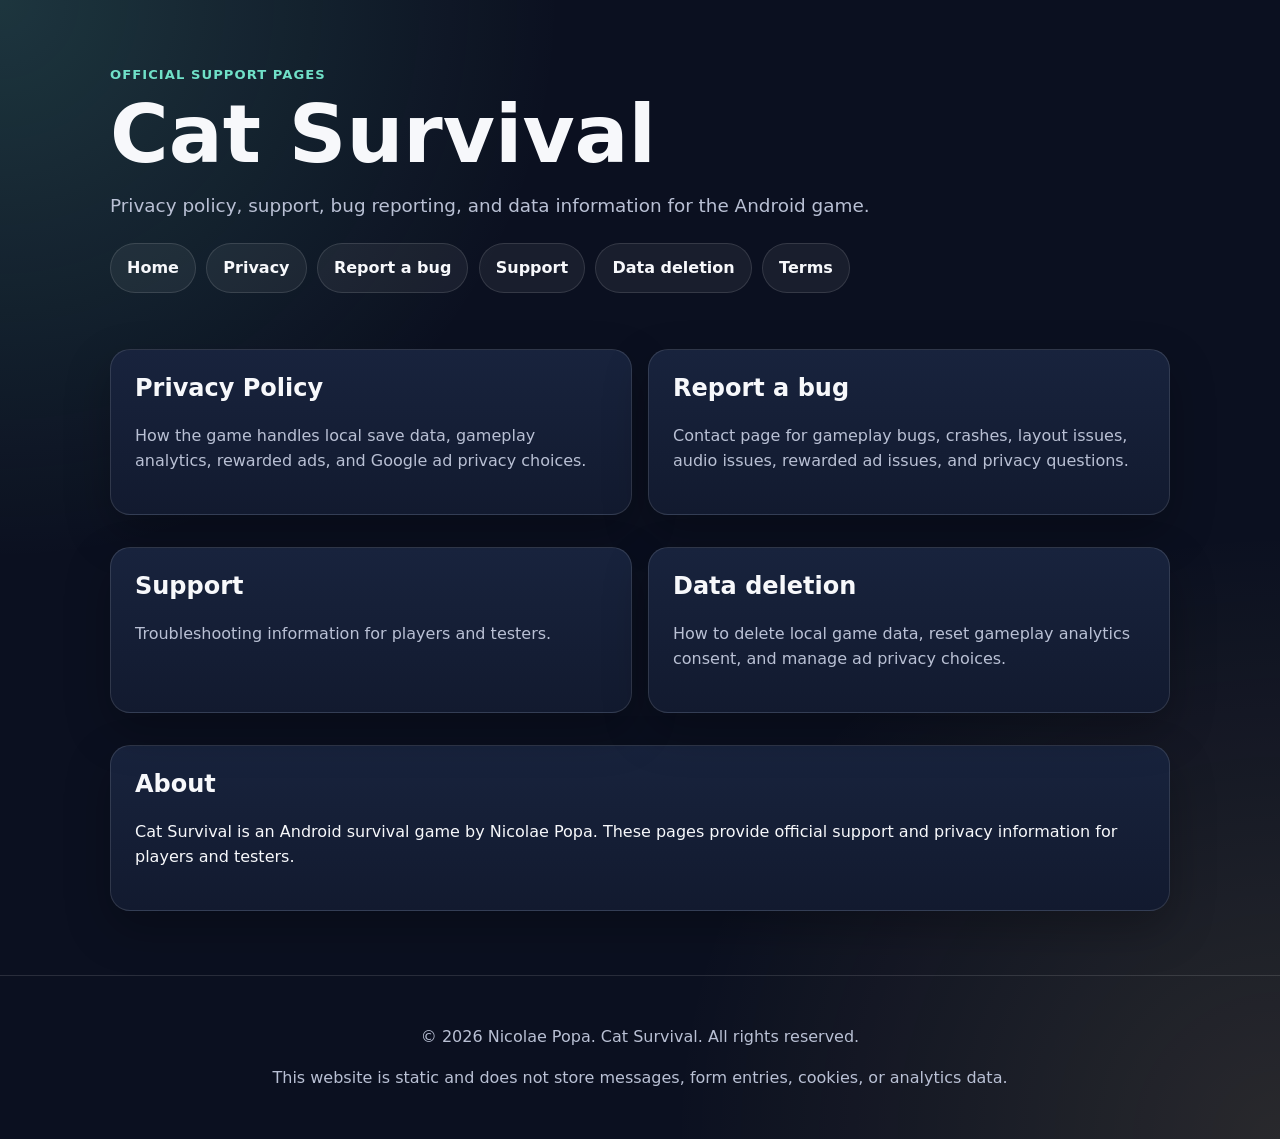
<file: index.html>
<!doctype html>
<html lang="en">
<head>
  <title>Cat Survival — Support and Privacy</title>
  <meta name="description" content="Official support, privacy policy, bug report, and data information pages for Cat Survival.">
  <meta charset="utf-8">
<meta name="viewport" content="width=device-width, initial-scale=1">
<meta name="theme-color" content="#111827">
<link rel="stylesheet" href="assets/css/styles.css">
<script defer src="assets/js/site.js"></script>
</head>
<body>
  <header class="hero">
    <div class="container">
      <p class="eyebrow">Official support pages</p>
      <h1>Cat Survival</h1>
      <p class="subtitle">Privacy policy, support, bug reporting, and data information for the Android game.</p>
      <nav class="site-nav" aria-label="Main navigation">
  <a href="index.html">Home</a>
  <a href="privacy.html">Privacy</a>
  <a href="contact.html">Report a bug</a>
  <a href="support.html">Support</a>
  <a href="data-deletion.html">Data deletion</a>
  <a href="terms.html">Terms</a>
</nav>
    </div>
  </header>
  <main class="container page">
    <section class="card-grid">
      <a class="card link-card" href="privacy.html"><h2>Privacy Policy</h2><p>How the game handles local save data, gameplay analytics, rewarded ads, and Google ad privacy choices.</p></a>
      <a class="card link-card" href="contact.html"><h2>Report a bug</h2><p>Contact page for gameplay bugs, crashes, layout issues, audio issues, rewarded ad issues, and privacy questions.</p></a>
      <a class="card link-card" href="support.html"><h2>Support</h2><p>Troubleshooting information for players and testers.</p></a>
      <a class="card link-card" href="data-deletion.html"><h2>Data deletion</h2><p>How to delete local game data, reset gameplay analytics consent, and manage ad privacy choices.</p></a>
    </section>
    <section class="card">
      <h2>About</h2>
      <p>Cat Survival is an Android survival game by Nicolae Popa. These pages provide official support and privacy information for players and testers.</p>
    </section>
  </main>
  <footer class="site-footer">
  <p>© <span id="year"></span> Nicolae Popa. Cat Survival. All rights reserved.</p>
  <p class="small">This website is static and does not store messages, form entries, cookies, or analytics data.</p>
</footer>
</body>
</html>
</file>
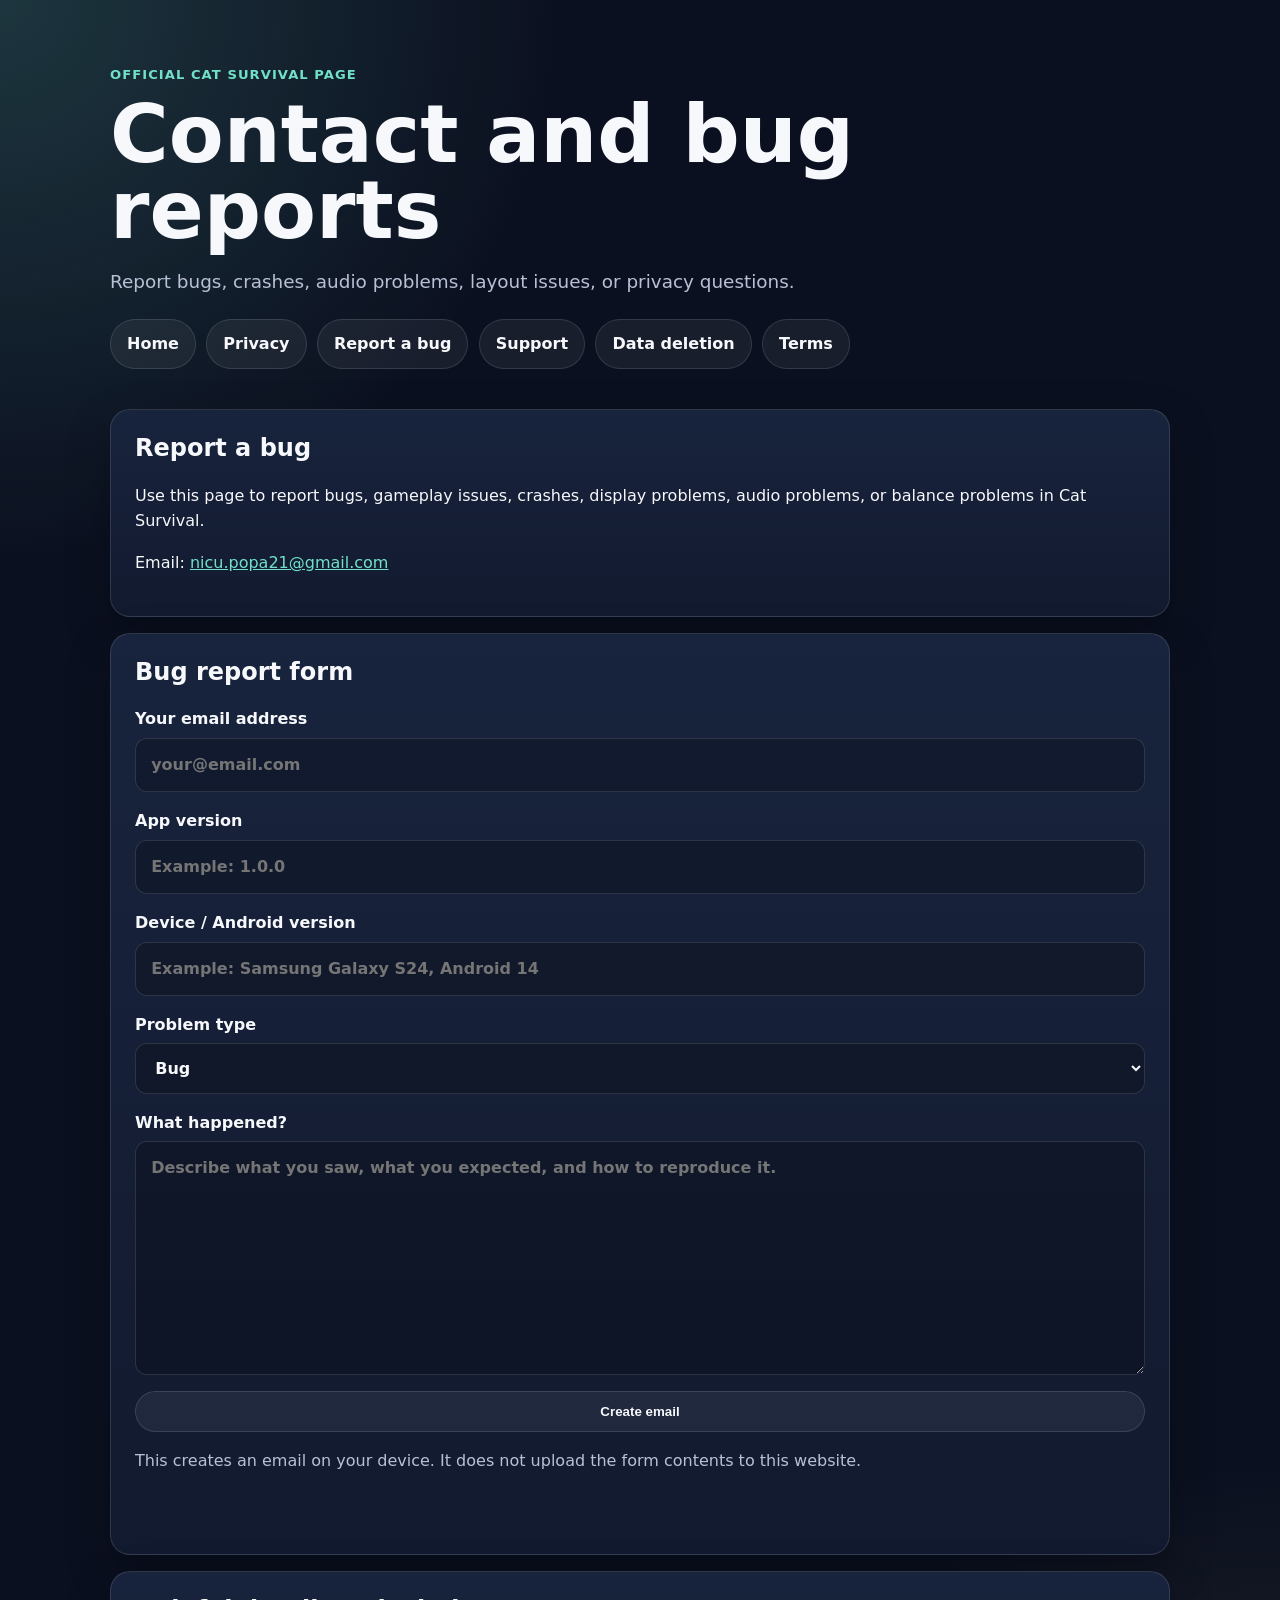
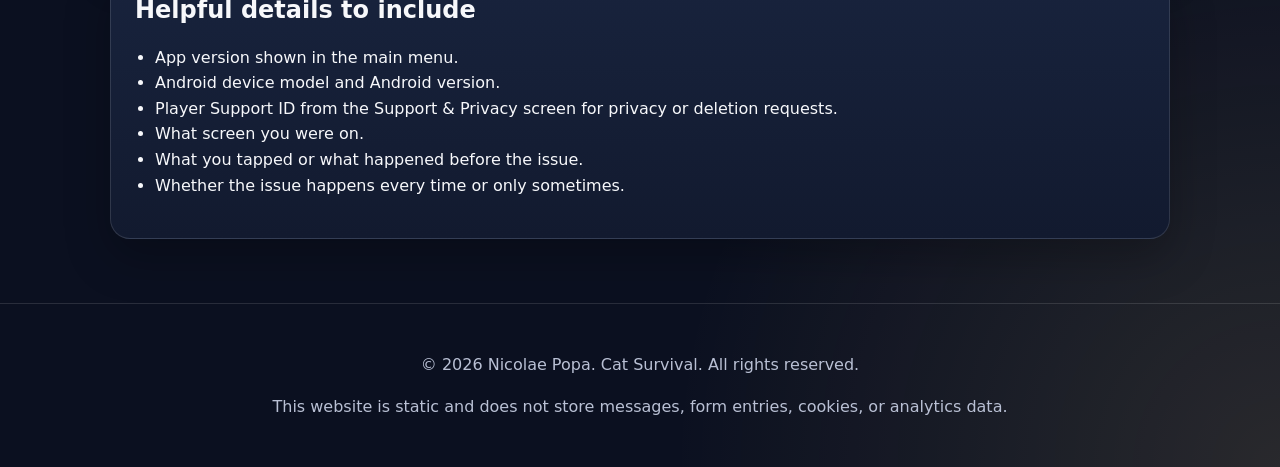
<file: contact.html>
<!doctype html>
<html lang="en">
<head>
  <title>Contact and bug reports | Cat Survival</title>
  <meta name="description" content="Report bugs, crashes, audio problems, layout issues, or privacy questions.">
  <meta charset="utf-8">
<meta name="viewport" content="width=device-width, initial-scale=1">
<meta name="theme-color" content="#111827">
<link rel="stylesheet" href="assets/css/styles.css">
<script defer src="assets/js/site.js"></script>
</head>
<body>
  <header class="hero small-hero">
    <div class="container">
      <p class="eyebrow">Official Cat Survival page</p>
      <h1>Contact and bug reports</h1>
      <p class="subtitle">Report bugs, crashes, audio problems, layout issues, or privacy questions.</p>
      <nav class="site-nav" aria-label="Main navigation">
  <a href="index.html">Home</a>
  <a href="privacy.html">Privacy</a>
  <a href="contact.html">Report a bug</a>
  <a href="support.html">Support</a>
  <a href="data-deletion.html">Data deletion</a>
  <a href="terms.html">Terms</a>
</nav>
    </div>
  </header>
  <main class="container page">

    <section class="card">
      <h2>Report a bug</h2>
      <p>Use this page to report bugs, gameplay issues, crashes, display problems, audio problems, or balance problems in Cat Survival.</p>
      <p>Email: <a class="contact-email" href="mailto:nicu.popa21@gmail.com">nicu.popa21@gmail.com</a></p>
    </section>
    <section class="card">
      <h2>Bug report form</h2>
      <form id="bugForm" class="bug-form">
        <label>Your email address<input type="email" id="reporterEmail" autocomplete="email" placeholder="your@email.com"></label>
        <label>App version<input type="text" id="appVersion" placeholder="Example: 1.0.0"></label>
        <label>Device / Android version<input type="text" id="deviceInfo" placeholder="Example: Samsung Galaxy S24, Android 14"></label>
        <label>Problem type<select id="problemType"><option>Bug</option><option>Crash</option><option>Display / layout problem</option><option>Audio problem</option><option>Gameplay balance</option><option>Rewarded offer / ad problem</option><option>Privacy / data question</option><option>Data deletion request</option><option>Other</option></select></label>
        <label>What happened?<textarea id="message" rows="8" placeholder="Describe what you saw, what you expected, and how to reproduce it."></textarea></label>
        <button type="submit">Create email</button>
      </form>
      <p class="small">This creates an email on your device. It does not upload the form contents to this website.</p>
      <p id="formStatus" class="status" role="status"></p>
    </section>
    <section class="card">
      <h2>Helpful details to include</h2>
      <ul><li>App version shown in the main menu.</li><li>Android device model and Android version.</li><li>Player Support ID from the Support &amp; Privacy screen for privacy or deletion requests.</li><li>What screen you were on.</li><li>What you tapped or what happened before the issue.</li><li>Whether the issue happens every time or only sometimes.</li></ul>
    </section>

  </main>
  <footer class="site-footer">
  <p>© <span id="year"></span> Nicolae Popa. Cat Survival. All rights reserved.</p>
  <p class="small">This website is static and does not store messages, form entries, cookies, or analytics data.</p>
</footer>
</body>
</html>
</file>
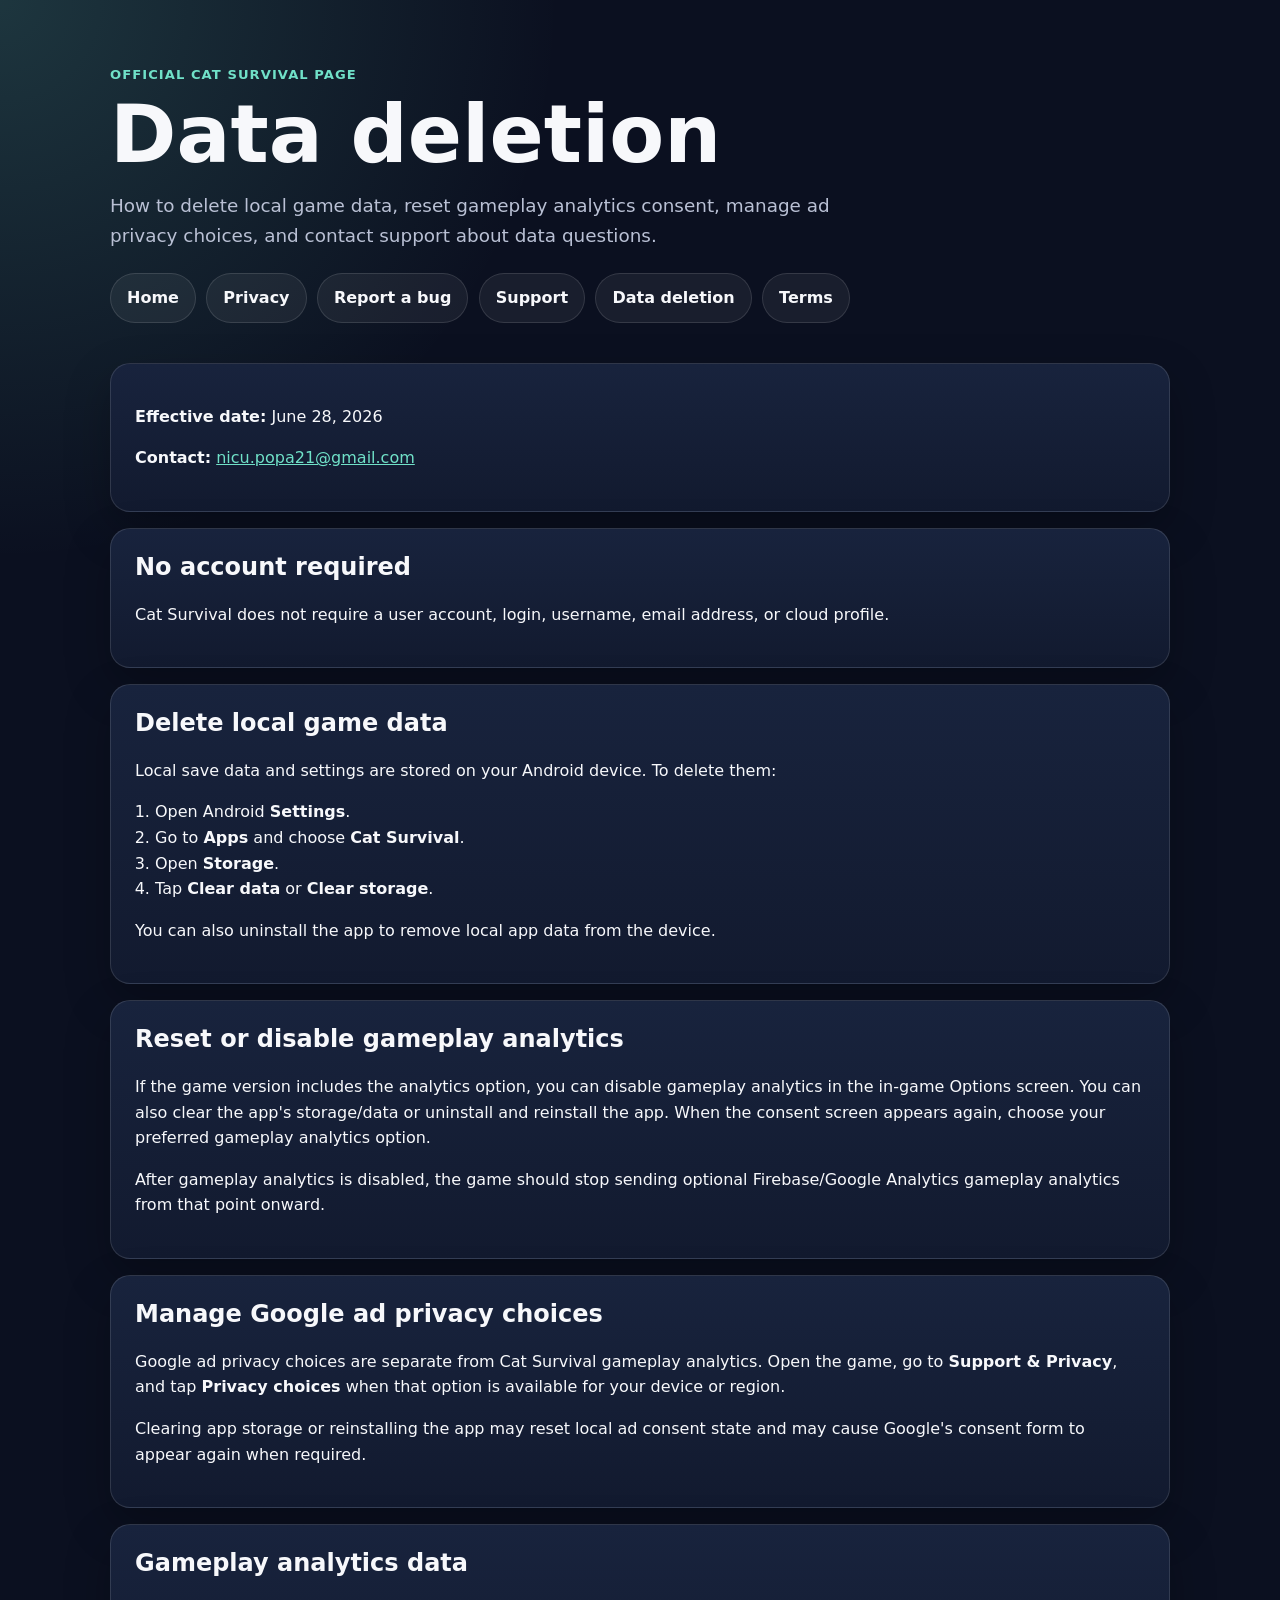
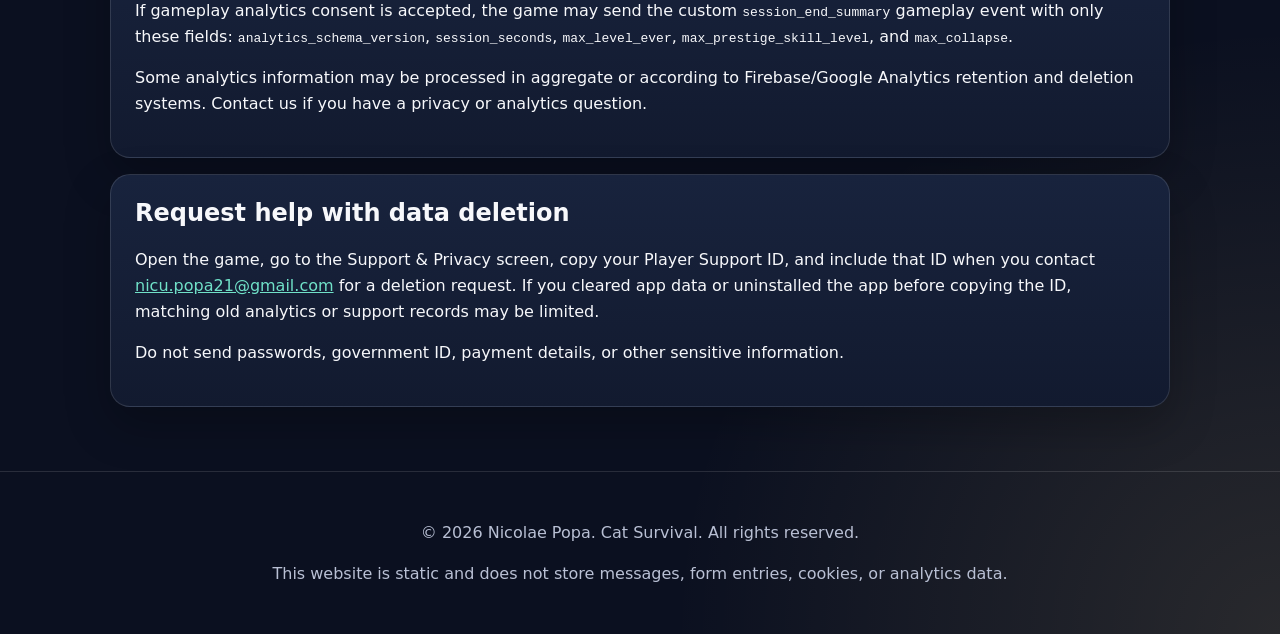
<file: data-deletion.html>
<!doctype html>
<html lang="en">
<head>
  <title>Data deletion | Cat Survival</title>
  <meta name="description" content="How to delete local game data, reset gameplay analytics consent, manage ad privacy choices, and contact support about data questions.">
  <meta charset="utf-8">
<meta name="viewport" content="width=device-width, initial-scale=1">
<meta name="theme-color" content="#111827">
<link rel="stylesheet" href="assets/css/styles.css">
<script defer src="assets/js/site.js"></script>
</head>
<body>
  <header class="hero small-hero">
    <div class="container">
      <p class="eyebrow">Official Cat Survival page</p>
      <h1>Data deletion</h1>
      <p class="subtitle">How to delete local game data, reset gameplay analytics consent, manage ad privacy choices, and contact support about data questions.</p>
      <nav class="site-nav" aria-label="Main navigation">
  <a href="index.html">Home</a>
  <a href="privacy.html">Privacy</a>
  <a href="contact.html">Report a bug</a>
  <a href="support.html">Support</a>
  <a href="data-deletion.html">Data deletion</a>
  <a href="terms.html">Terms</a>
</nav>
    </div>
  </header>
  <main class="container page">

    <section class="card"><p><strong>Effective date:</strong> June 28, 2026</p><p><strong>Contact:</strong> <a class="contact-email" href="mailto:nicu.popa21@gmail.com">nicu.popa21@gmail.com</a></p></section>
    <section class="card"><h2>No account required</h2><p>Cat Survival does not require a user account, login, username, email address, or cloud profile.</p></section>
    <section class="card"><h2>Delete local game data</h2><p>Local save data and settings are stored on your Android device. To delete them:</p><ol><li>Open Android <strong>Settings</strong>.</li><li>Go to <strong>Apps</strong> and choose <strong>Cat Survival</strong>.</li><li>Open <strong>Storage</strong>.</li><li>Tap <strong>Clear data</strong> or <strong>Clear storage</strong>.</li></ol><p>You can also uninstall the app to remove local app data from the device.</p></section>
    <section class="card"><h2>Reset or disable gameplay analytics</h2><p>If the game version includes the analytics option, you can disable gameplay analytics in the in-game Options screen. You can also clear the app's storage/data or uninstall and reinstall the app. When the consent screen appears again, choose your preferred gameplay analytics option.</p><p>After gameplay analytics is disabled, the game should stop sending optional Firebase/Google Analytics gameplay analytics from that point onward.</p></section>
    <section class="card"><h2>Manage Google ad privacy choices</h2><p>Google ad privacy choices are separate from Cat Survival gameplay analytics. Open the game, go to <strong>Support &amp; Privacy</strong>, and tap <strong>Privacy choices</strong> when that option is available for your device or region.</p><p>Clearing app storage or reinstalling the app may reset local ad consent state and may cause Google's consent form to appear again when required.</p></section>
    <section class="card"><h2>Gameplay analytics data</h2><p>If gameplay analytics consent is accepted, the game may send the custom <code>session_end_summary</code> gameplay event with only these fields: <code>analytics_schema_version</code>, <code>session_seconds</code>, <code>max_level_ever</code>, <code>max_prestige_skill_level</code>, and <code>max_collapse</code>.</p><p>Some analytics information may be processed in aggregate or according to Firebase/Google Analytics retention and deletion systems. Contact us if you have a privacy or analytics question.</p></section>
    <section class="card"><h2>Request help with data deletion</h2><p>Open the game, go to the Support &amp; Privacy screen, copy your Player Support ID, and include that ID when you contact <a class="contact-email" href="mailto:nicu.popa21@gmail.com">nicu.popa21@gmail.com</a> for a deletion request. If you cleared app data or uninstalled the app before copying the ID, matching old analytics or support records may be limited.</p><p>Do not send passwords, government ID, payment details, or other sensitive information.</p></section>

  </main>
  <footer class="site-footer">
  <p>© <span id="year"></span> Nicolae Popa. Cat Survival. All rights reserved.</p>
  <p class="small">This website is static and does not store messages, form entries, cookies, or analytics data.</p>
</footer>
</body>
</html>
</file>
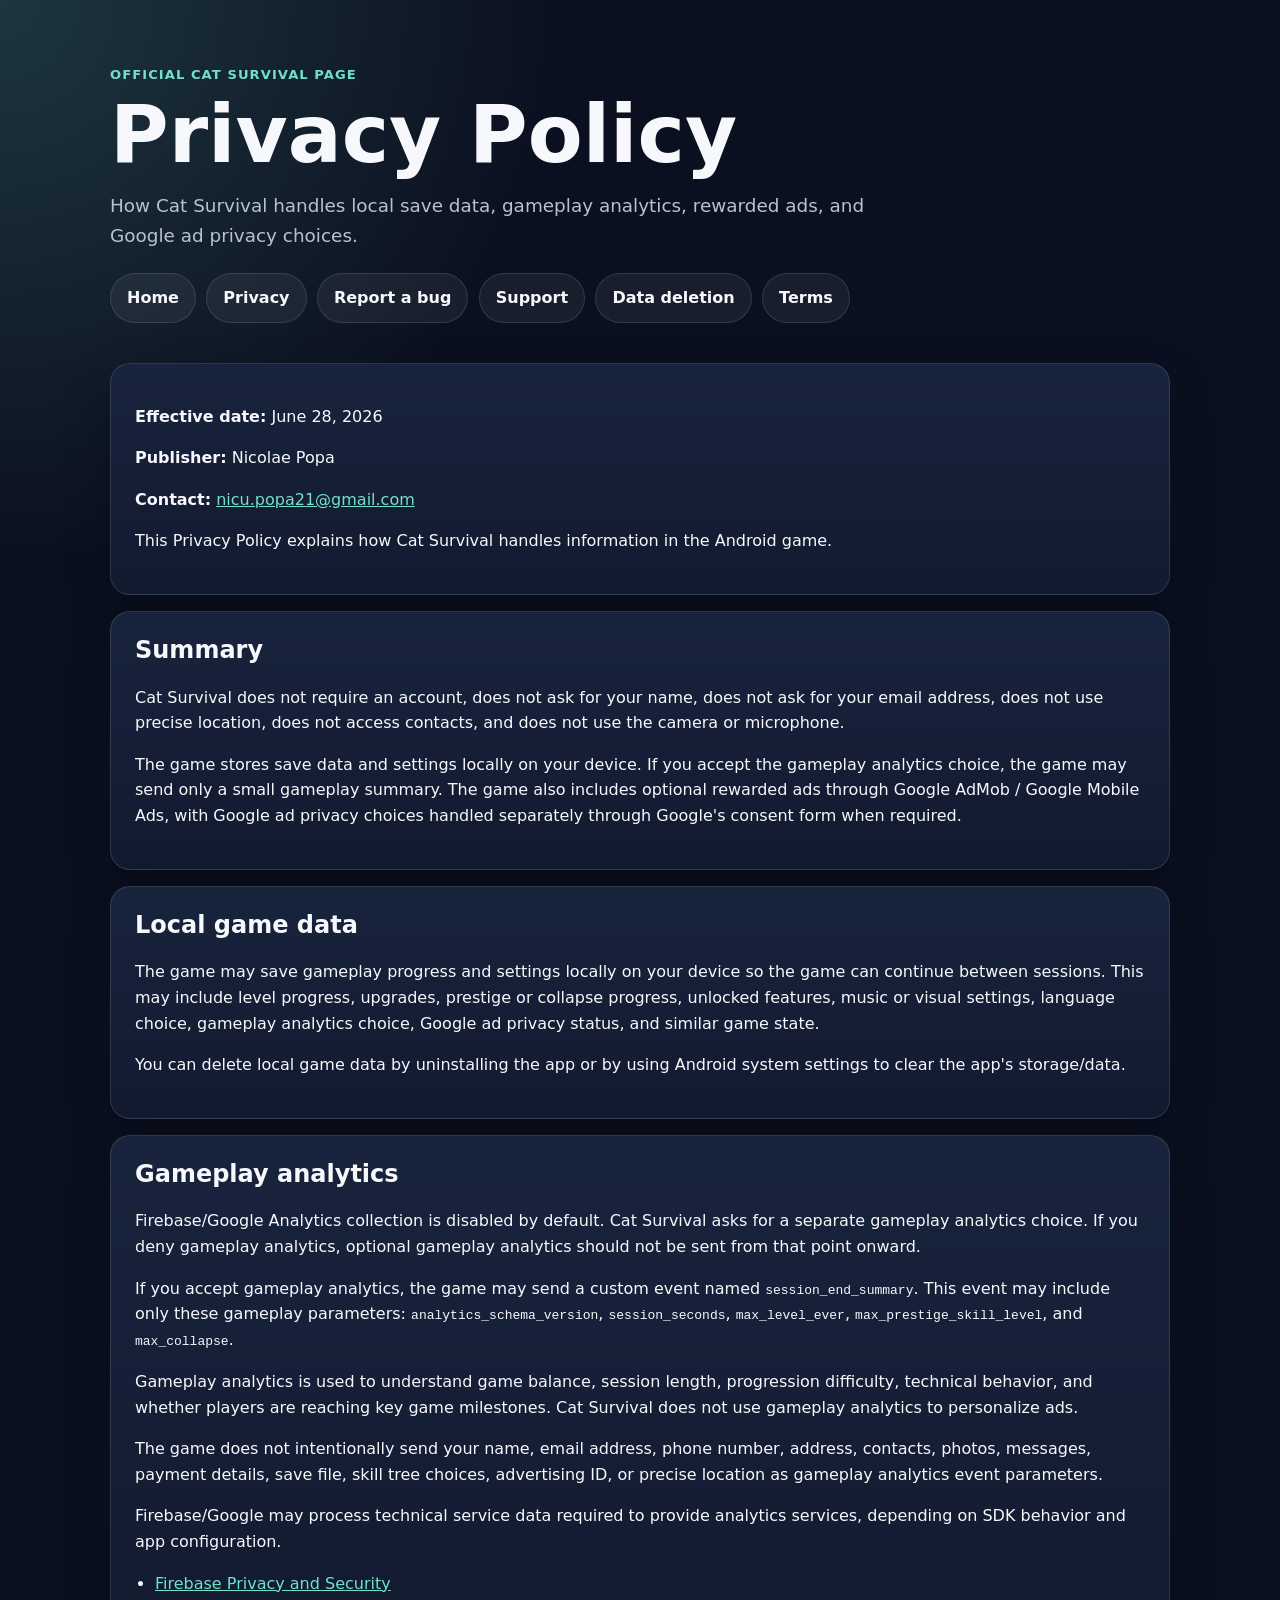
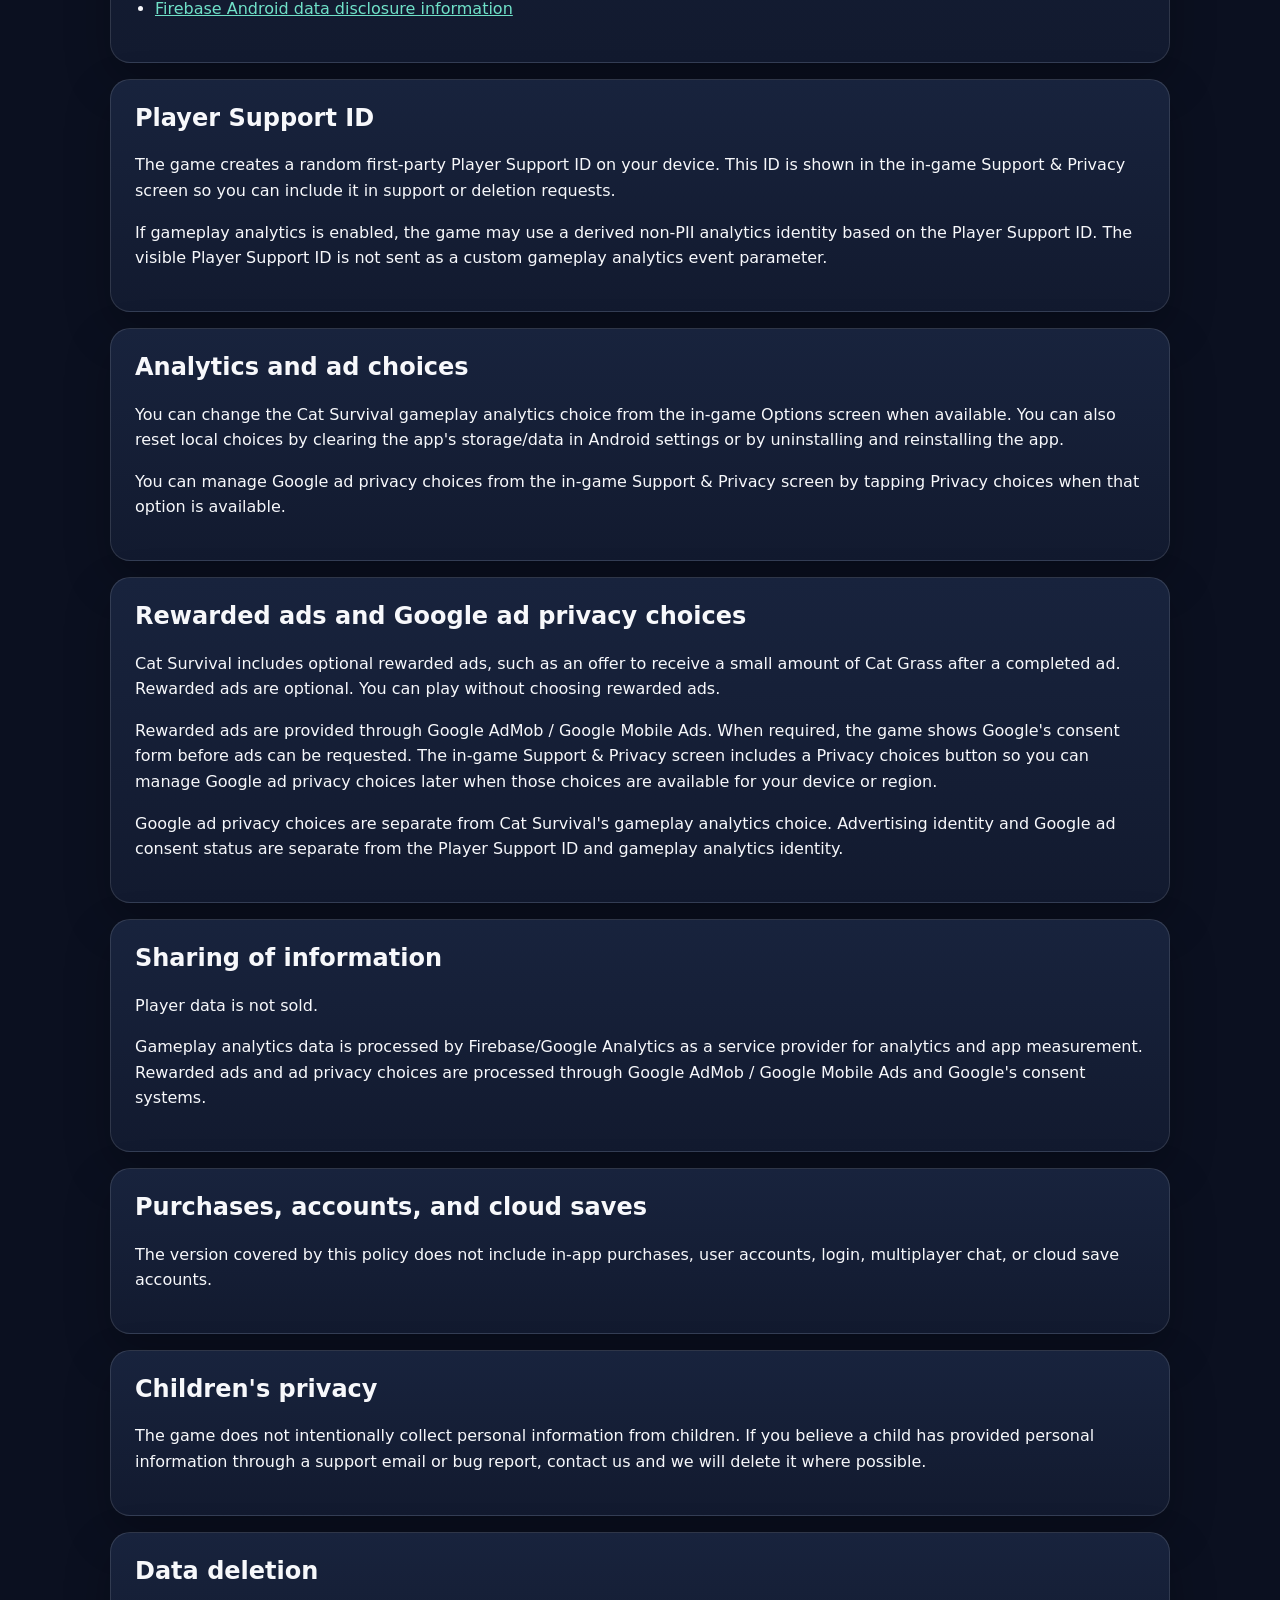
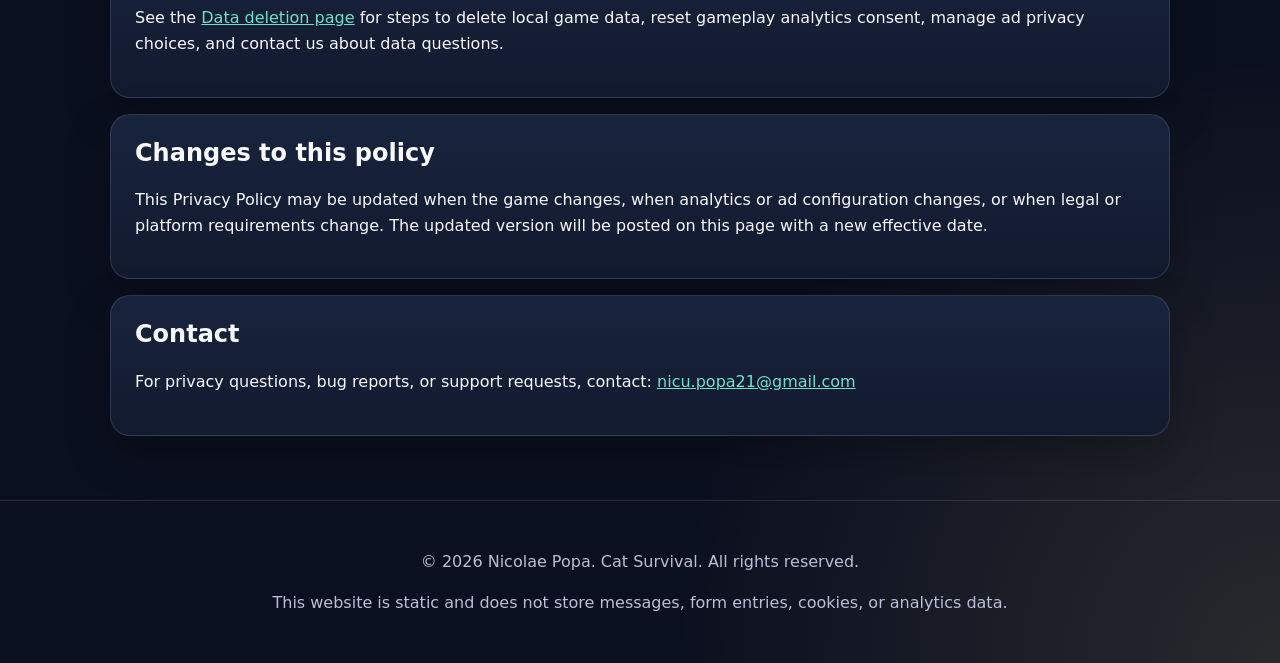
<file: privacy.html>
<!doctype html>
<html lang="en">
<head>
  <title>Privacy Policy | Cat Survival</title>
  <meta name="description" content="How Cat Survival handles local save data, gameplay analytics, rewarded ads, and Google ad privacy choices.">
  <meta charset="utf-8">
<meta name="viewport" content="width=device-width, initial-scale=1">
<meta name="theme-color" content="#111827">
<link rel="stylesheet" href="assets/css/styles.css">
<script defer src="assets/js/site.js"></script>
</head>
<body>
  <header class="hero small-hero">
    <div class="container">
      <p class="eyebrow">Official Cat Survival page</p>
      <h1>Privacy Policy</h1>
      <p class="subtitle">How Cat Survival handles local save data, gameplay analytics, rewarded ads, and Google ad privacy choices.</p>
      <nav class="site-nav" aria-label="Main navigation">
  <a href="index.html">Home</a>
  <a href="privacy.html">Privacy</a>
  <a href="contact.html">Report a bug</a>
  <a href="support.html">Support</a>
  <a href="data-deletion.html">Data deletion</a>
  <a href="terms.html">Terms</a>
</nav>
    </div>
  </header>
  <main class="container page">

    <section class="card">
      <p><strong>Effective date:</strong> June 28, 2026</p>
      <p><strong>Publisher:</strong> Nicolae Popa</p>
      <p><strong>Contact:</strong> <a class="contact-email" href="mailto:nicu.popa21@gmail.com">nicu.popa21@gmail.com</a></p>
      <p>This Privacy Policy explains how Cat Survival handles information in the Android game.</p>
    </section>
    <section class="card">
      <h2>Summary</h2>
      <p>Cat Survival does not require an account, does not ask for your name, does not ask for your email address, does not use precise location, does not access contacts, and does not use the camera or microphone.</p>
      <p>The game stores save data and settings locally on your device. If you accept the gameplay analytics choice, the game may send only a small gameplay summary. The game also includes optional rewarded ads through Google AdMob / Google Mobile Ads, with Google ad privacy choices handled separately through Google's consent form when required.</p>
    </section>
    <section class="card">
      <h2>Local game data</h2>
      <p>The game may save gameplay progress and settings locally on your device so the game can continue between sessions. This may include level progress, upgrades, prestige or collapse progress, unlocked features, music or visual settings, language choice, gameplay analytics choice, Google ad privacy status, and similar game state.</p>
      <p>You can delete local game data by uninstalling the app or by using Android system settings to clear the app's storage/data.</p>
    </section>
    <section class="card">
      <h2>Gameplay analytics</h2>
      <p>Firebase/Google Analytics collection is disabled by default. Cat Survival asks for a separate gameplay analytics choice. If you deny gameplay analytics, optional gameplay analytics should not be sent from that point onward.</p>
      <p>If you accept gameplay analytics, the game may send a custom event named <code>session_end_summary</code>. This event may include only these gameplay parameters: <code>analytics_schema_version</code>, <code>session_seconds</code>, <code>max_level_ever</code>, <code>max_prestige_skill_level</code>, and <code>max_collapse</code>.</p>
      <p>Gameplay analytics is used to understand game balance, session length, progression difficulty, technical behavior, and whether players are reaching key game milestones. Cat Survival does not use gameplay analytics to personalize ads.</p>
      <p>The game does not intentionally send your name, email address, phone number, address, contacts, photos, messages, payment details, save file, skill tree choices, advertising ID, or precise location as gameplay analytics event parameters.</p>
      <p>Firebase/Google may process technical service data required to provide analytics services, depending on SDK behavior and app configuration.</p>
      <ul>
        <li><a href="https://firebase.google.com/support/privacy" rel="noopener noreferrer">Firebase Privacy and Security</a></li>
        <li><a href="https://firebase.google.com/docs/android/play-data-disclosure" rel="noopener noreferrer">Firebase Android data disclosure information</a></li>
      </ul>
    </section>
    <section class="card">
      <h2>Player Support ID</h2>
      <p>The game creates a random first-party Player Support ID on your device. This ID is shown in the in-game Support &amp; Privacy screen so you can include it in support or deletion requests.</p>
      <p>If gameplay analytics is enabled, the game may use a derived non-PII analytics identity based on the Player Support ID. The visible Player Support ID is not sent as a custom gameplay analytics event parameter.</p>
    </section>
    <section class="card">
      <h2>Analytics and ad choices</h2>
      <p>You can change the Cat Survival gameplay analytics choice from the in-game Options screen when available. You can also reset local choices by clearing the app's storage/data in Android settings or by uninstalling and reinstalling the app.</p>
      <p>You can manage Google ad privacy choices from the in-game Support &amp; Privacy screen by tapping Privacy choices when that option is available.</p>
    </section>
    <section class="card">
      <h2>Rewarded ads and Google ad privacy choices</h2>
      <p>Cat Survival includes optional rewarded ads, such as an offer to receive a small amount of Cat Grass after a completed ad. Rewarded ads are optional. You can play without choosing rewarded ads.</p>
      <p>Rewarded ads are provided through Google AdMob / Google Mobile Ads. When required, the game shows Google's consent form before ads can be requested. The in-game Support &amp; Privacy screen includes a Privacy choices button so you can manage Google ad privacy choices later when those choices are available for your device or region.</p>
      <p>Google ad privacy choices are separate from Cat Survival's gameplay analytics choice. Advertising identity and Google ad consent status are separate from the Player Support ID and gameplay analytics identity.</p>
    </section>
    <section class="card">
      <h2>Sharing of information</h2>
      <p>Player data is not sold.</p>
      <p>Gameplay analytics data is processed by Firebase/Google Analytics as a service provider for analytics and app measurement. Rewarded ads and ad privacy choices are processed through Google AdMob / Google Mobile Ads and Google's consent systems.</p>
    </section>
    <section class="card"><h2>Purchases, accounts, and cloud saves</h2><p>The version covered by this policy does not include in-app purchases, user accounts, login, multiplayer chat, or cloud save accounts.</p></section>
    <section class="card"><h2>Children's privacy</h2><p>The game does not intentionally collect personal information from children. If you believe a child has provided personal information through a support email or bug report, contact us and we will delete it where possible.</p></section>
    <section class="card"><h2>Data deletion</h2><p>See the <a href="data-deletion.html">Data deletion page</a> for steps to delete local game data, reset gameplay analytics consent, manage ad privacy choices, and contact us about data questions.</p></section>
    <section class="card"><h2>Changes to this policy</h2><p>This Privacy Policy may be updated when the game changes, when analytics or ad configuration changes, or when legal or platform requirements change. The updated version will be posted on this page with a new effective date.</p></section>
    <section class="card"><h2>Contact</h2><p>For privacy questions, bug reports, or support requests, contact: <a class="contact-email" href="mailto:nicu.popa21@gmail.com">nicu.popa21@gmail.com</a></p></section>

  </main>
  <footer class="site-footer">
  <p>© <span id="year"></span> Nicolae Popa. Cat Survival. All rights reserved.</p>
  <p class="small">This website is static and does not store messages, form entries, cookies, or analytics data.</p>
</footer>
</body>
</html>
</file>
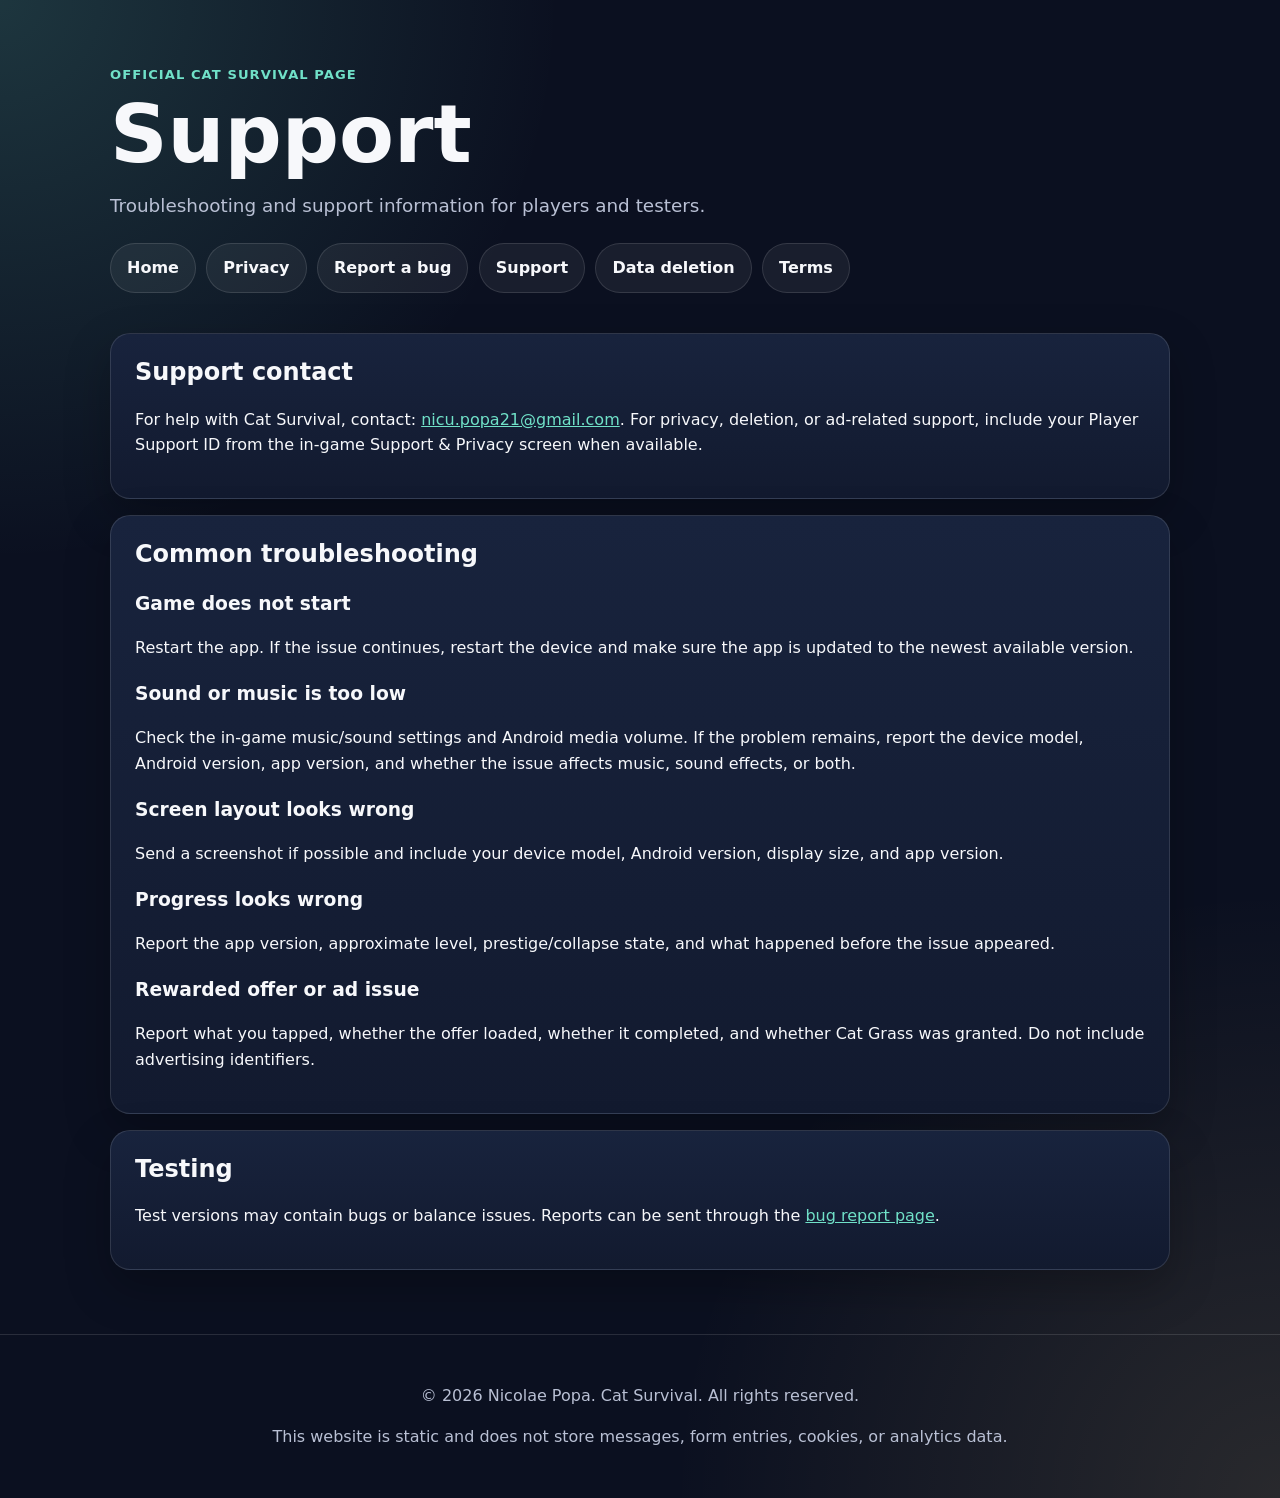
<file: support.html>
<!doctype html>
<html lang="en">
<head>
  <title>Support | Cat Survival</title>
  <meta name="description" content="Troubleshooting and support information for players and testers.">
  <meta charset="utf-8">
<meta name="viewport" content="width=device-width, initial-scale=1">
<meta name="theme-color" content="#111827">
<link rel="stylesheet" href="assets/css/styles.css">
<script defer src="assets/js/site.js"></script>
</head>
<body>
  <header class="hero small-hero">
    <div class="container">
      <p class="eyebrow">Official Cat Survival page</p>
      <h1>Support</h1>
      <p class="subtitle">Troubleshooting and support information for players and testers.</p>
      <nav class="site-nav" aria-label="Main navigation">
  <a href="index.html">Home</a>
  <a href="privacy.html">Privacy</a>
  <a href="contact.html">Report a bug</a>
  <a href="support.html">Support</a>
  <a href="data-deletion.html">Data deletion</a>
  <a href="terms.html">Terms</a>
</nav>
    </div>
  </header>
  <main class="container page">

    <section class="card"><h2>Support contact</h2><p>For help with Cat Survival, contact: <a class="contact-email" href="mailto:nicu.popa21@gmail.com">nicu.popa21@gmail.com</a>. For privacy, deletion, or ad-related support, include your Player Support ID from the in-game Support &amp; Privacy screen when available.</p></section>
    <section class="card">
      <h2>Common troubleshooting</h2>
      <h3>Game does not start</h3><p>Restart the app. If the issue continues, restart the device and make sure the app is updated to the newest available version.</p>
      <h3>Sound or music is too low</h3><p>Check the in-game music/sound settings and Android media volume. If the problem remains, report the device model, Android version, app version, and whether the issue affects music, sound effects, or both.</p>
      <h3>Screen layout looks wrong</h3><p>Send a screenshot if possible and include your device model, Android version, display size, and app version.</p>
      <h3>Progress looks wrong</h3><p>Report the app version, approximate level, prestige/collapse state, and what happened before the issue appeared.</p>
      <h3>Rewarded offer or ad issue</h3><p>Report what you tapped, whether the offer loaded, whether it completed, and whether Cat Grass was granted. Do not include advertising identifiers.</p>
    </section>
    <section class="card"><h2>Testing</h2><p>Test versions may contain bugs or balance issues. Reports can be sent through the <a href="contact.html">bug report page</a>.</p></section>

  </main>
  <footer class="site-footer">
  <p>© <span id="year"></span> Nicolae Popa. Cat Survival. All rights reserved.</p>
  <p class="small">This website is static and does not store messages, form entries, cookies, or analytics data.</p>
</footer>
</body>
</html>
</file>
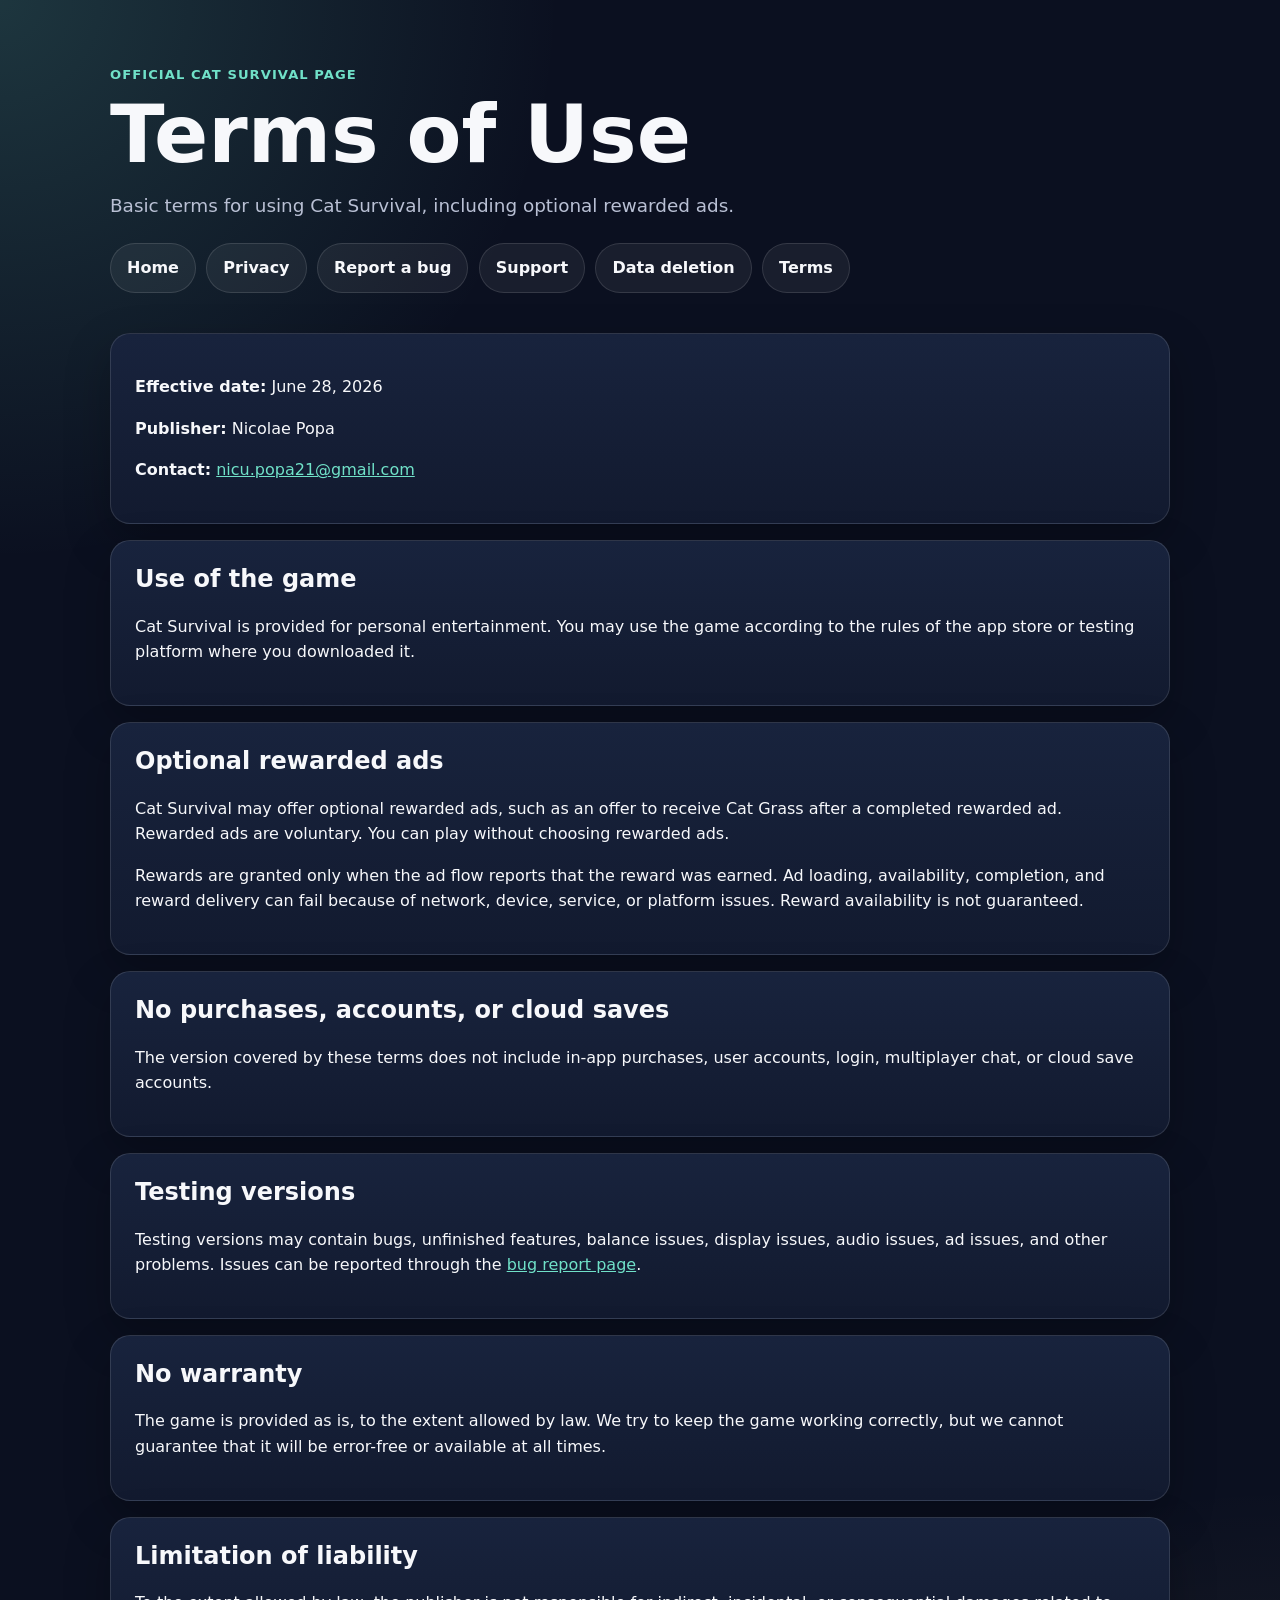
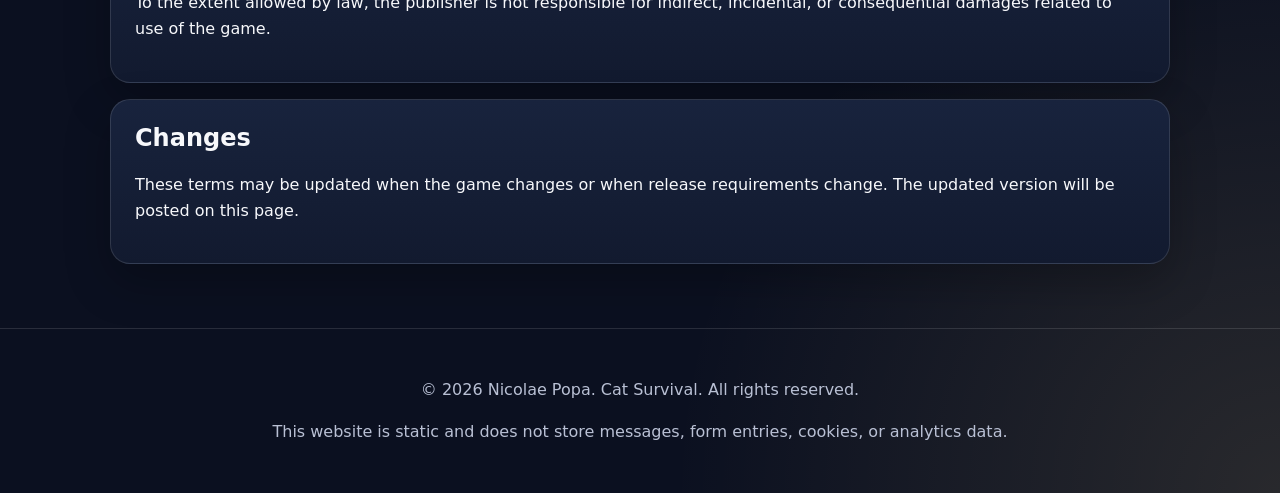
<file: terms.html>
<!doctype html>
<html lang="en">
<head>
  <title>Terms of Use | Cat Survival</title>
  <meta name="description" content="Basic terms for using Cat Survival, including optional rewarded ads.">
  <meta charset="utf-8">
<meta name="viewport" content="width=device-width, initial-scale=1">
<meta name="theme-color" content="#111827">
<link rel="stylesheet" href="assets/css/styles.css">
<script defer src="assets/js/site.js"></script>
</head>
<body>
  <header class="hero small-hero">
    <div class="container">
      <p class="eyebrow">Official Cat Survival page</p>
      <h1>Terms of Use</h1>
      <p class="subtitle">Basic terms for using Cat Survival, including optional rewarded ads.</p>
      <nav class="site-nav" aria-label="Main navigation">
  <a href="index.html">Home</a>
  <a href="privacy.html">Privacy</a>
  <a href="contact.html">Report a bug</a>
  <a href="support.html">Support</a>
  <a href="data-deletion.html">Data deletion</a>
  <a href="terms.html">Terms</a>
</nav>
    </div>
  </header>
  <main class="container page">

    <section class="card"><p><strong>Effective date:</strong> June 28, 2026</p><p><strong>Publisher:</strong> Nicolae Popa</p><p><strong>Contact:</strong> <a class="contact-email" href="mailto:nicu.popa21@gmail.com">nicu.popa21@gmail.com</a></p></section>
    <section class="card"><h2>Use of the game</h2><p>Cat Survival is provided for personal entertainment. You may use the game according to the rules of the app store or testing platform where you downloaded it.</p></section>
    <section class="card"><h2>Optional rewarded ads</h2><p>Cat Survival may offer optional rewarded ads, such as an offer to receive Cat Grass after a completed rewarded ad. Rewarded ads are voluntary. You can play without choosing rewarded ads.</p><p>Rewards are granted only when the ad flow reports that the reward was earned. Ad loading, availability, completion, and reward delivery can fail because of network, device, service, or platform issues. Reward availability is not guaranteed.</p></section>
    <section class="card"><h2>No purchases, accounts, or cloud saves</h2><p>The version covered by these terms does not include in-app purchases, user accounts, login, multiplayer chat, or cloud save accounts.</p></section>
    <section class="card"><h2>Testing versions</h2><p>Testing versions may contain bugs, unfinished features, balance issues, display issues, audio issues, ad issues, and other problems. Issues can be reported through the <a href="contact.html">bug report page</a>.</p></section>
    <section class="card"><h2>No warranty</h2><p>The game is provided as is, to the extent allowed by law. We try to keep the game working correctly, but we cannot guarantee that it will be error-free or available at all times.</p></section>
    <section class="card"><h2>Limitation of liability</h2><p>To the extent allowed by law, the publisher is not responsible for indirect, incidental, or consequential damages related to use of the game.</p></section>
    <section class="card"><h2>Changes</h2><p>These terms may be updated when the game changes or when release requirements change. The updated version will be posted on this page.</p></section>

  </main>
  <footer class="site-footer">
  <p>© <span id="year"></span> Nicolae Popa. Cat Survival. All rights reserved.</p>
  <p class="small">This website is static and does not store messages, form entries, cookies, or analytics data.</p>
</footer>
</body>
</html>
</file>
<file: assets/css/styles.css>
:root{--bg:#0b1020;--panel:#121a2f;--panel-light:#18233d;--text:#f7f8fb;--muted:#b9c0d4;--accent:#70e1c8;--border:rgba(255,255,255,.12);--shadow:0 18px 45px rgba(0,0,0,.25)}
*{box-sizing:border-box}html{min-height:100%;background:var(--bg)}body{margin:0;font-family:system-ui,-apple-system,BlinkMacSystemFont,"Segoe UI",sans-serif;line-height:1.6;color:var(--text);background:radial-gradient(circle at top left,rgba(112,225,200,.18),transparent 35rem),radial-gradient(circle at bottom right,rgba(255,222,138,.12),transparent 38rem),var(--bg)}
a{color:var(--accent)}a:hover,a:focus{color:#a5ffee}.container{width:min(1060px,calc(100% - 2rem));margin-inline:auto}.hero{padding:4rem 0 2.5rem}.small-hero{padding-bottom:1.5rem}.eyebrow{margin:0 0 .75rem;color:var(--accent);font-weight:700;letter-spacing:.08em;text-transform:uppercase;font-size:.82rem}h1{margin:0;font-size:clamp(2.2rem,7vw,5rem);line-height:.95}h2{margin-top:0;line-height:1.2}h3{margin-bottom:.25rem}.subtitle{max-width:780px;color:var(--muted);font-size:1.15rem}.site-nav{display:flex;flex-wrap:wrap;gap:.65rem;margin:1.4rem 0 0}.site-nav a,.button-link,button{display:inline-flex;align-items:center;justify-content:center;min-height:2.6rem;padding:.7rem 1rem;border:1px solid var(--border);border-radius:999px;color:var(--text);background:rgba(255,255,255,.06);text-decoration:none;font-weight:700;cursor:pointer}.site-nav a:hover,.site-nav a:focus,.button-link:hover,.button-link:focus,button:hover,button:focus{border-color:rgba(112,225,200,.75);background:rgba(112,225,200,.13);color:var(--text)}.page{padding:1rem 0 3rem}.card-grid{display:grid;grid-template-columns:repeat(2,minmax(0,1fr));gap:1rem;margin-bottom:1rem}.card{margin-bottom:1rem;padding:clamp(1rem,2.5vw,1.5rem);border:1px solid var(--border);border-radius:1.25rem;background:linear-gradient(180deg,var(--panel-light),var(--panel));box-shadow:var(--shadow)}.link-card{color:var(--text);text-decoration:none}.link-card p,.small{color:var(--muted)}.site-footer{padding:2rem 1rem;border-top:1px solid var(--border);color:var(--muted);text-align:center}.bug-form{display:grid;gap:1rem}label{display:grid;gap:.35rem;color:var(--text);font-weight:700}input,select,textarea{width:100%;padding:.85rem .95rem;border:1px solid var(--border);border-radius:.75rem;color:var(--text);background:rgba(0,0,0,.22);font:inherit}textarea{resize:vertical}.status{min-height:1.5rem;color:#ffde8a}ul,ol{padding-left:1.25rem}@media(max-width:700px){.card-grid{grid-template-columns:1fr}.hero{padding-top:2.25rem}.site-nav a{width:100%}}
</file>
